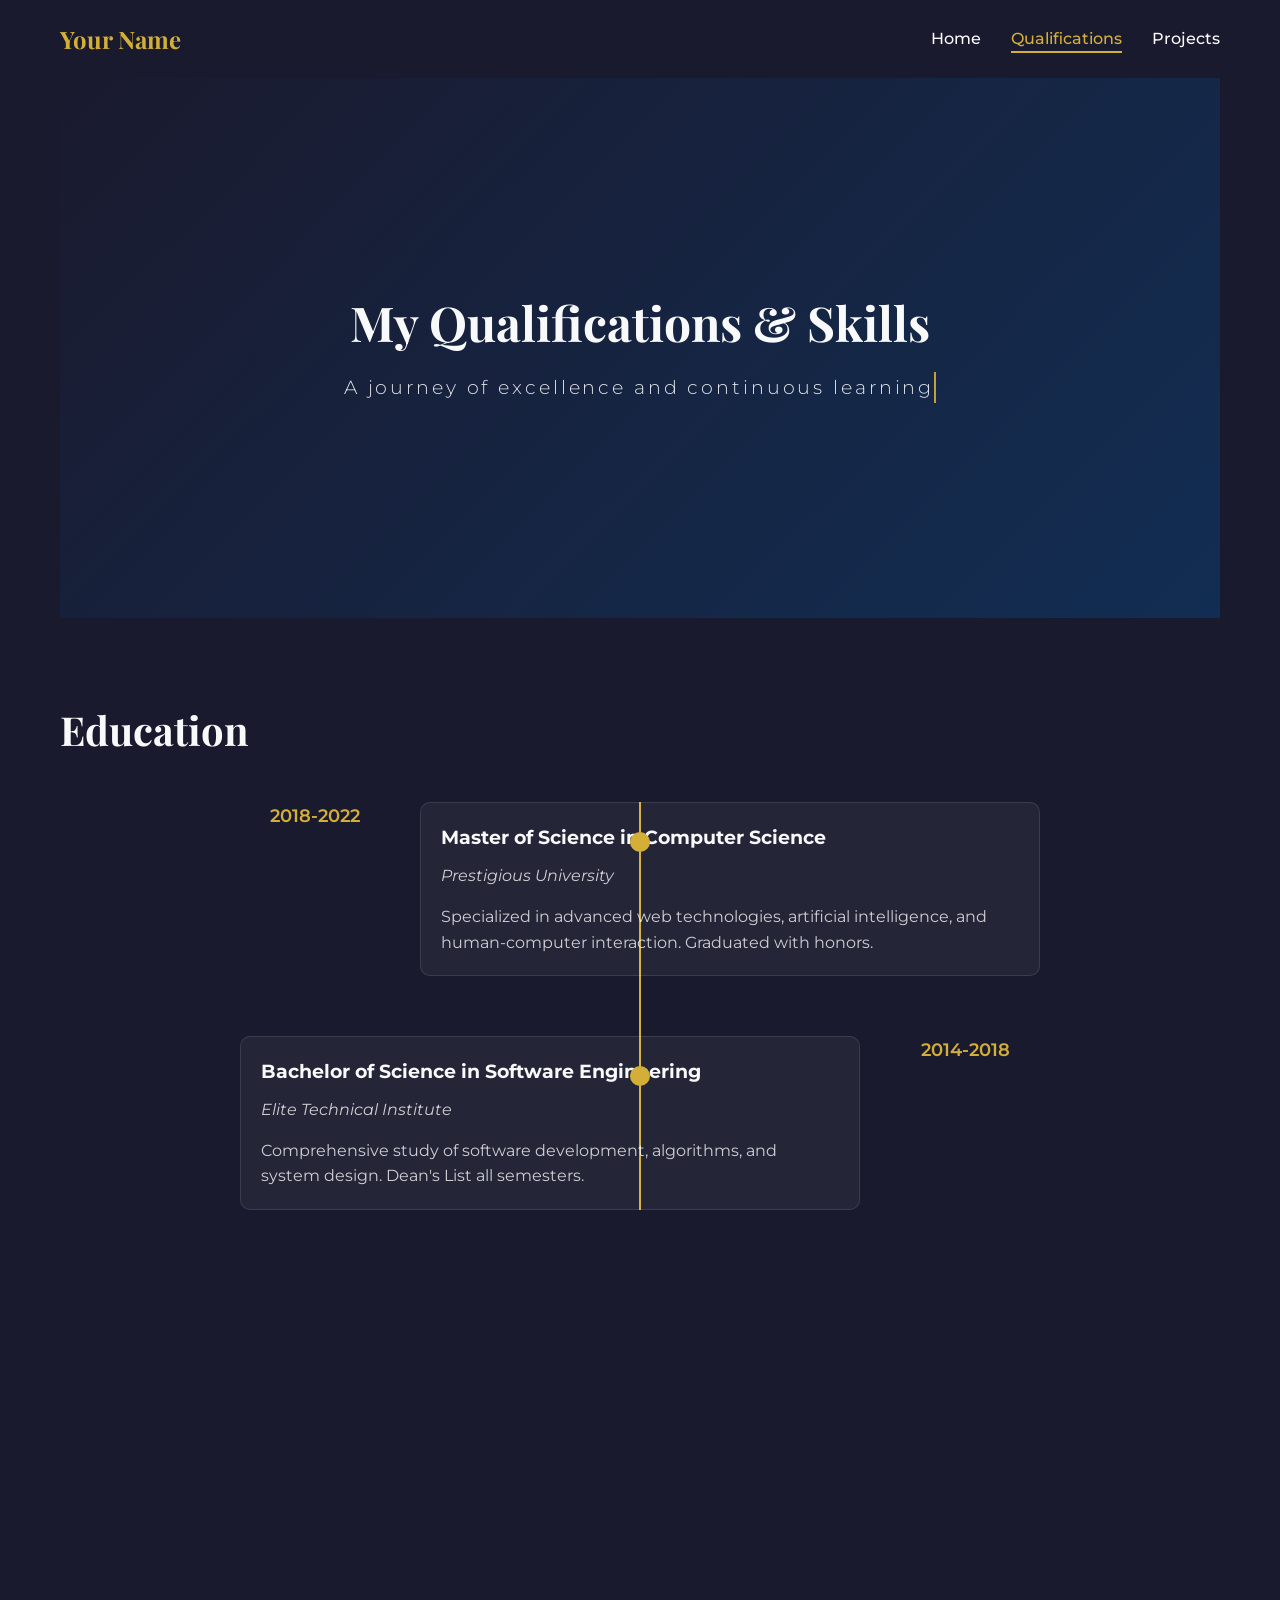
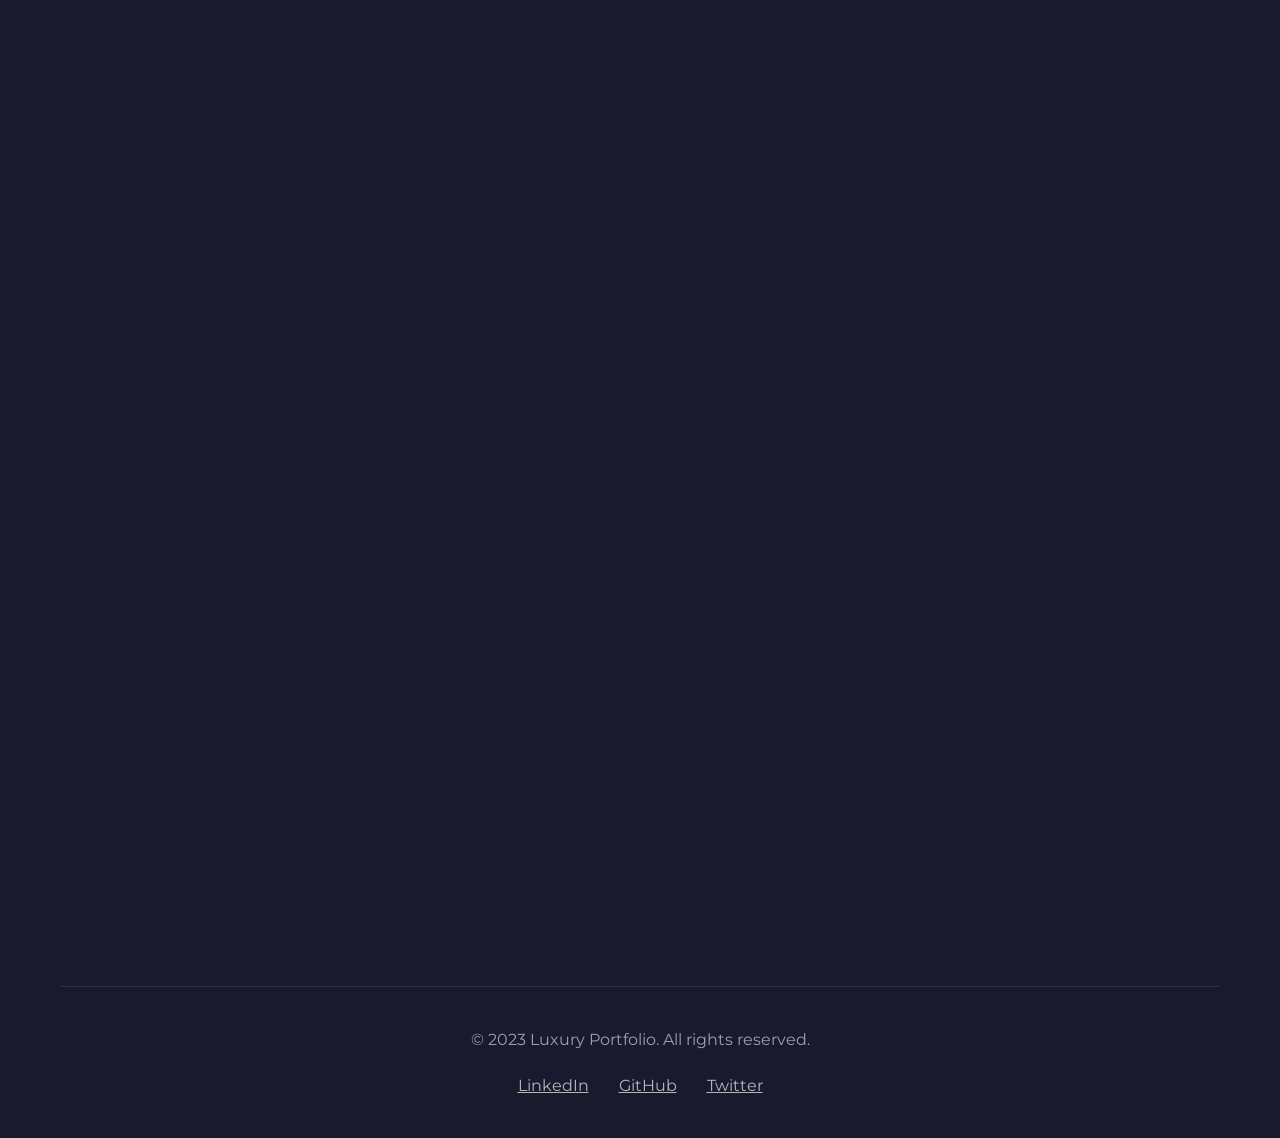
<file: qualifications.html>
<!DOCTYPE html>
<html lang="en">
<head>
    <meta charset="UTF-8">
    <meta name="viewport" content="width=device-width, initial-scale=1.0">
    <title>Luxury Portfolio | Qualifications</title>
    <link rel="stylesheet" href="css/style.css">
    <link rel="stylesheet" href="css/animations.css">
    <link href="https://fonts.googleapis.com/css2?family=Playfair+Display:wght@400;700&family=Montserrat:wght@300;400;600&display=swap" rel="stylesheet">
</head>
<body>
    <div class="luxury-container">
        <nav class="luxury-nav">
            <div class="logo">Your Name</div>
            <ul class="nav-links">
                <li><a href="index.html">Home</a></li>
                <li><a href="qualifications.html" class="active">Qualifications</a></li>
                <li><a href="projects.html">Projects</a></li>
            </ul>
        </nav>

        <header class="qualifications-hero scroll-animate">
            <h1 class="luxury-title fade-in">My Qualifications & Skills</h1>
            <p class="luxury-subtitle typewriter">A journey of excellence and continuous learning</p>
        </header>

        <section class="education-section scroll-animate">
            <h2 class="section-title text-reveal">Education</h2>
            <div class="timeline">
                <div class="timeline-item fade-in">
                    <div class="timeline-date">2018-2022</div>
                    <div class="timeline-content hover-scale">
                        <h3>Master of Science in Computer Science</h3>
                        <p class="timeline-subtitle">Prestigious University</p>
                        <p>Specialized in advanced web technologies, artificial intelligence, and human-computer interaction. Graduated with honors.</p>
                    </div>
                </div>
                <div class="timeline-item fade-in">
                    <div class="timeline-date">2014-2018</div>
                    <div class="timeline-content hover-scale">
                        <h3>Bachelor of Science in Software Engineering</h3>
                        <p class="timeline-subtitle">Elite Technical Institute</p>
                        <p>Comprehensive study of software development, algorithms, and system design. Dean's List all semesters.</p>
                    </div>
                </div>
            </div>
        </section>

        <section class="skills-section scroll-animate">
            <h2 class="section-title text-reveal">Professional Skills</h2>
            <div class="skills-grid">
                <div class="skill-category">
                    <h3>Technical Skills</h3>
                    <div class="skill-item">
                        <span>JavaScript (ES6+)</span>
                        <div class="skill-bar shimmer">
                            <div class="skill-progress" style="width: 95%"></div>
                        </div>
                    </div>
                    <div class="skill-item">
                        <span>React & Vue.js</span>
                        <div class="skill-bar shimmer">
                            <div class="skill-progress" style="width: 90%"></div>
                        </div>
                    </div>
                    <div class="skill-item">
                        <span>Node.js & Express</span>
                        <div class="skill-bar shimmer">
                            <div class="skill-progress" style="width: 85%"></div>
                        </div>
                    </div>
                </div>
                <div class="skill-category">
                    <h3>Design Skills</h3>
                    <div class="skill-item">
                        <span>UI/UX Design</span>
                        <div class="skill-bar shimmer">
                            <div class="skill-progress" style="width: 88%"></div>
                        </div>
                    </div>
                    <div class="skill-item">
                        <span>Figma & Adobe XD</span>
                        <div class="skill-bar shimmer">
                            <div class="skill-progress" style="width: 92%"></div>
                        </div>
                    </div>
                    <div class="skill-item">
                        <span>Responsive Design</span>
                        <div class="skill-bar shimmer">
                            <div class="skill-progress" style="width: 94%"></div>
                        </div>
                    </div>
                </div>
            </div>
        </section>

        <section class="certifications-section scroll-animate">
            <h2 class="section-title text-reveal">Certifications</h2>
            <div class="certifications-grid">
                <div class="certification-card hover-scale">
                    <div class="certification-icon">🏆</div>
                    <h3>Advanced Web Developer</h3>
                    <p>Certified by Web Development Institute</p>
                    <p class="certification-date">2022</p>
                </div>
                <div class="certification-card hover-scale">
                    <div class="certification-icon">🎓</div>
                    <h3>UX Design Mastery</h3>
                    <p>Certified by Design Academy</p>
                    <p class="certification-date">2021</p>
                </div>
                <div class="certification-card hover-scale">
                    <div class="certification-icon">💼</div>
                    <h3>Project Management</h3>
                    <p>Certified Scrum Master</p>
                    <p class="certification-date">2020</p>
                </div>
            </div>
        </section>

        <footer class="luxury-footer">
            <p>© 2023 Luxury Portfolio. All rights reserved.</p>
            <div class="social-links">
                <a href="#">LinkedIn</a>
                <a href="#">GitHub</a>
                <a href="#">Twitter</a>
            </div>
        </footer>
    </div>

    <script src="js/main.js"></script>
</body>
</html>
</file>
<file: css/style.css>
/* Luxury Portfolio - Main Styles */

:root {
    --primary-color: #1a1a2e;
    --secondary-color: #16213e;
    --accent-color: #e94560;
    --gold-color: #d4af37;
    --light-color: #f8f9fa;
    --dark-color: #0f3460;
    --transition-speed: 0.4s;
}

* {
    margin: 0;
    padding: 0;
    box-sizing: border-box;
}

body {
    font-family: 'Montserrat', sans-serif;
    background-color: var(--primary-color);
    color: var(--light-color);
    line-height: 1.6;
    overflow-x: hidden;
}

.luxury-container {
    max-width: 1200px;
    margin: 0 auto;
    padding: 0 20px;
}

/* Navigation */
.luxury-nav {
    display: flex;
    justify-content: space-between;
    align-items: center;
    padding: 20px 0;
    position: relative;
    z-index: 100;
}

.logo {
    font-family: 'Playfair Display', serif;
    font-size: 24px;
    font-weight: 700;
    color: var(--gold-color);
    text-decoration: none;
}

.nav-links {
    display: flex;
    list-style: none;
    gap: 30px;
}

.nav-links a {
    color: var(--light-color);
    text-decoration: none;
    font-weight: 500;
    position: relative;
    transition: color var(--transition-speed) ease;
}

.nav-links a:hover {
    color: var(--gold-color);
}

.nav-links a.active {
    color: var(--gold-color);
}

.nav-links a.active::after {
    content: '';
    position: absolute;
    bottom: -5px;
    left: 0;
    width: 100%;
    height: 2px;
    background-color: var(--gold-color);
}

/* Typography */
.luxury-title {
    font-family: 'Playfair Display', serif;
    font-size: 3rem;
    font-weight: 700;
    color: var(--light-color);
    margin-bottom: 20px;
    line-height: 1.2;
}

.luxury-subtitle {
    font-size: 1.2rem;
    color: var(--light-color);
    opacity: 0.9;
    margin-bottom: 30px;
    font-weight: 300;
}

.section-title {
    font-family: 'Playfair Display', serif;
    font-size: 2.5rem;
    color: var(--light-color);
    margin-bottom: 40px;
    text-align: center;
    position: relative;
}

.section-title::after {
    content: '';
    position: absolute;
    bottom: -10px;
    left: 50%;
    transform: translateX(-50%);
    width: 60px;
    height: 3px;
    background: linear-gradient(90deg, var(--gold-color), var(--accent-color));
}

.luxury-text {
    color: var(--light-color);
    opacity: 0.8;
    margin-bottom: 20px;
    font-size: 1.1rem;
}

/* Buttons */
.luxury-btn {
    display: inline-block;
    padding: 12px 30px;
    background: linear-gradient(45deg, var(--gold-color), #c5a23d);
    color: var(--primary-color);
    text-decoration: none;
    font-weight: 600;
    border-radius: 30px;
    transition: all var(--transition-speed) ease;
    border: none;
    cursor: pointer;
    font-size: 1rem;
}

.luxury-btn:hover {
    transform: translateY(-3px);
    box-shadow: 0 10px 20px rgba(212, 175, 55, 0.3);
    background: linear-gradient(45deg, #c5a23d, var(--gold-color));
}

/* Hero Section */
.hero-section {
    height: 80vh;
    display: flex;
    align-items: center;
    justify-content: center;
    text-align: center;
    background: linear-gradient(rgba(26, 26, 46, 0.8), rgba(26, 26, 46, 0.8)), 
                url('https://images.unsplash.com/photo-1507003211169-0a1dd7228f2d?ixlib=rb-4.0.3&auto=format&fit=crop&w=1920&q=80');
    background-size: cover;
    background-position: center;
    color: var(--light-color);
}

.hero-content {
    max-width: 800px;
}

.qualifications-hero, .projects-hero {
    height: 60vh;
    display: flex;
    align-items: center;
    justify-content: center;
    text-align: center;
    flex-direction: column;
    background-size: cover;
    background-position: center;
    color: var(--light-color);
}

.qualifications-hero {
    background: linear-gradient(rgba(22, 33, 62, 0.9), rgba(22, 33, 62, 0.9)), 
                url('https://images.unsplash.com/photo-1522202176988-66273c2fd55f?ixlib=rb-4.0.3&auto=format&fit=crop&w=1920&q=80');
}

.projects-hero {
    background: linear-gradient(rgba(15, 52, 96, 0.9), rgba(15, 52, 96, 0.9)), 
                url('https://images.unsplash.com/photo-1551434678-e076c223a692?ixlib=rb-4.0.3&auto=format&fit=crop&w=1920&q=80');
}

/* About Section */
.about-section {
    padding: 80px 0;
}

.about-content {
    display: grid;
    grid-template-columns: 1fr 1fr;
    gap: 60px;
    align-items: center;
}

.about-image {
    text-align: center;
}

.luxury-img {
    width: 100%;
    max-width: 400px;
    height: auto;
    border-radius: 10px;
    box-shadow: 0 20px 40px rgba(0, 0, 0, 0.3);
    transition: transform var(--transition-speed) ease;
}

.luxury-img:hover {
    transform: scale(1.05);
}

/* Services Section */
.services-section {
    padding: 80px 0;
    background-color: var(--secondary-color);
}

.services-grid {
    display: grid;
    grid-template-columns: repeat(auto-fit, minmax(300px, 1fr));
    gap: 40px;
}

.service-card {
    background-color: rgba(255, 255, 255, 0.05);
    padding: 40px 30px;
    border-radius: 15px;
    text-align: center;
    transition: all var(--transition-speed) ease;
    backdrop-filter: blur(10px);
    border: 1px solid rgba(255, 255, 255, 0.1);
}

.service-card:hover {
    transform: translateY(-10px);
    box-shadow: 0 15px 30px rgba(0, 0, 0, 0.2);
    background-color: rgba(255, 255, 255, 0.08);
}

.service-icon {
    font-size: 3rem;
    margin-bottom: 20px;
    color: var(--gold-color);
}

.service-card h3 {
    font-size: 1.5rem;
    margin-bottom: 15px;
    color: var(--light-color);
}

.service-card p {
    color: var(--light-color);
    opacity: 0.8;
}

/* Education Section */
.education-section {
    padding: 80px 0;
}

.timeline {
    position: relative;
    max-width: 800px;
    margin: 0 auto;
}

.timeline::before {
    content: '';
    position: absolute;
    left: 50%;
    top: 0;
    bottom: 0;
    width: 2px;
    background-color: var(--gold-color);
    transform: translateX(-50%);
}

.timeline-item {
    position: relative;
    margin-bottom: 60px;
    display: flex;
    justify-content: space-between;
}

.timeline-item:nth-child(even) {
    flex-direction: row-reverse;
}

.timeline-date {
    width: 150px;
    text-align: center;
    font-weight: 600;
    color: var(--gold-color);
    font-size: 1.1rem;
}

.timeline-content {
    width: calc(100% - 180px);
    padding: 20px;
    background-color: rgba(255, 255, 255, 0.05);
    border-radius: 10px;
    backdrop-filter: blur(10px);
    border: 1px solid rgba(255, 255, 255, 0.1);
}

.timeline-content h3 {
    color: var(--light-color);
    margin-bottom: 10px;
}

.timeline-subtitle {
    color: var(--gold-color);
    font-style: italic;
    margin-bottom: 15px;
}

.timeline-content p {
    color: var(--light-color);
    opacity: 0.8;
}

.timeline-item::before {
    content: '';
    position: absolute;
    left: 50%;
    top: 30px;
    width: 20px;
    height: 20px;
    background-color: var(--gold-color);
    border-radius: 50%;
    transform: translateX(-50%);
    z-index: 1;
}

/* Skills Section */
.skills-section {
    padding: 80px 0;
    background-color: var(--secondary-color);
}

.skills-grid {
    display: grid;
    grid-template-columns: 1fr 1fr;
    gap: 60px;
}

.skill-category h3 {
    font-size: 1.8rem;
    margin-bottom: 30px;
    color: var(--light-color);
    text-align: center;
}

.skill-item {
    margin-bottom: 25px;
}

.skill-item span {
    display: block;
    margin-bottom: 8px;
    color: var(--light-color);
    font-weight: 500;
}

.skill-bar {
    height: 8px;
    background-color: rgba(255, 255, 255, 0.1);
    border-radius: 4px;
    overflow: hidden;
}

.skill-progress {
    height: 100%;
    background: linear-gradient(90deg, var(--gold-color), var(--accent-color));
    border-radius: 4px;
    transition: width 2s ease-in-out;
}

/* Certifications Section */
.certifications-section {
    padding: 80px 0;
}

.certifications-grid {
    display: grid;
    grid-template-columns: repeat(auto-fit, minmax(300px, 1fr));
    gap: 40px;
}

.certification-card {
    background-color: rgba(255, 255, 255, 0.05);
    padding: 40px 30px;
    border-radius: 15px;
    text-align: center;
    backdrop-filter: blur(10px);
    border: 1px solid rgba(255, 255, 255, 0.1);
    transition: all var(--transition-speed) ease;
}

.certification-card:hover {
    transform: translateY(-8px);
    box-shadow: 0 10px 25px rgba(0, 0, 0, 0.2);
}

.certification-icon {
    font-size: 3rem;
    margin-bottom: 20px;
    color: var(--gold-color);
}

.certification-card h3 {
    font-size: 1.5rem;
    margin-bottom: 10px;
    color: var(--light-color);
}

.certification-card p {
    color: var(--light-color);
    opacity: 0.8;
    margin-bottom: 15px;
}

.certification-date {
    color: var(--gold-color);
    font-weight: 600;
}

/* Projects Section */
.projects-gallery {
    padding: 80px 0;
    display: grid;
    grid-template-columns: 1fr;
    gap: 60px;
}

.project-card {
    display: grid;
    grid-template-columns: 1fr 1fr;
    gap: 40px;
    align-items: center;
}

.project-card:nth-child(even) {
    direction: rtl;
}

.project-card:nth-child(even) .project-image {
    direction: ltr;
}

.project-image {
    overflow: hidden;
    border-radius: 15px;
}

.project-info h3 {
    font-size: 2rem;
    margin-bottom: 15px;
    color: var(--light-color);
}

.project-tech {
    color: var(--gold-color);
    font-weight: 600;
    margin-bottom: 20px;
    font-size: 0.9rem;
    text-transform: uppercase;
    letter-spacing: 1px;
}

.project-info p {
    color: var(--light-color);
    opacity: 0.8;
    margin-bottom: 25px;
}

/* Testimonials Section */
.testimonials-section {
    padding: 80px 0;
    background-color: var(--secondary-color);
}

.testimonials-slider {
    max-width: 800px;
    margin: 0 auto 40px;
    position: relative;
    overflow: hidden;
}

.testimonial-card {
    background-color: rgba(255, 255, 255, 0.05);
    padding: 40px;
    border-radius: 15px;
    backdrop-filter: blur(10px);
    border: 1px solid rgba(255, 255, 255, 0.1);
    display: none;
}

.testimonial-card.active {
    display: block;
}

.testimonial-content {
    margin-bottom: 30px;
    font-style: italic;
    font-size: 1.2rem;
    color: var(--light-color);
    line-height: 1.8;
}

.testimonial-author h4 {
    color: var(--light-color);
    margin-bottom: 5px;
}

.testimonial-author p {
    color: var(--gold-color);
    font-size: 0.9rem;
}

.slider-controls {
    display: flex;
    justify-content: center;
    gap: 20px;
}

.slider-controls button {
    width: 50px;
    height: 50px;
    border-radius: 50%;
    background-color: rgba(255, 255, 255, 0.1);
    color: var(--light-color);
    border: none;
    cursor: pointer;
    font-size: 1.2rem;
    transition: all var(--transition-speed) ease;
    backdrop-filter: blur(10px);
}

.slider-controls button:hover {
    background-color: rgba(255, 255, 255, 0.2);
    transform: scale(1.1);
}

/* Footer */
.luxury-footer {
    padding: 40px 0;
    text-align: center;
    border-top: 1px solid rgba(255, 255, 255, 0.1);
    margin-top: 60px;
}

.luxury-footer p {
    color: var(--light-color);
    opacity: 0.6;
    margin-bottom: 20px;
}

.social-links {
    display: flex;
    justify-content: center;
    gap: 30px;
}

.social-links a {
    color: var(--light-color);
    opacity: 0.7;
    transition: all var(--transition-speed) ease;
}

.social-links a:hover {
    color: var(--gold-color);
    opacity: 1;
    transform: translateY(-2px);
}

/* Responsive Design */
@media (max-width: 768px) {
    .luxury-title {
        font-size: 2.5rem;
    }

    .nav-links {
        display: none;
    }

    .about-content, .project-card {
        grid-template-columns: 1fr;
    }

    .project-card:nth-child(even) {
        direction: ltr;
    }

    .skills-grid {
        grid-template-columns: 1fr;
    }

    .timeline-item {
        flex-direction: column;
    }

    .timeline-item:nth-child(even) {
        flex-direction: column;
    }

    .timeline-date {
        width: 100%;
        text-align: left;
        margin-bottom: 10px;
    }

    .timeline-content {
        width: 100%;
    }

    .timeline::before {
        left: 10px;
    }

    .timeline-item::before {
        left: 10px;
        transform: translateX(0);
    }
}
</file>
<file: css/animations.css>
/* Luxury Portfolio - Animations */

/* Fade In Animation */
@keyframes fadeIn {
    from {
        opacity: 0;
        transform: translateY(20px);
    }
    to {
        opacity: 1;
        transform: translateY(0);
    }
}

.fade-in {
    animation: fadeIn 0.8s ease-out forwards;
}

/* Slide In Animations */
@keyframes slideInLeft {
    from {
        transform: translateX(-50px);
        opacity: 0;
    }
    to {
        transform: translateX(0);
        opacity: 1;
    }
}

.slide-in-left {
    animation: slideInLeft 0.8s cubic-bezier(0.25, 0.46, 0.45, 0.94) both;
}

@keyframes slideInRight {
    from {
        transform: translateX(50px);
        opacity: 0;
    }
    to {
        transform: translateX(0);
        opacity: 1;
    }
}

.slide-in-right {
    animation: slideInRight 0.8s cubic-bezier(0.25, 0.46, 0.45, 0.94) both;
}

/* Scale In Animation */
@keyframes scaleIn {
    from {
        transform: scale(0.8);
        opacity: 0;
    }
    to {
        transform: scale(1);
        opacity: 1;
    }
}

.scale-in {
    animation: scaleIn 0.6s cubic-bezier(0.25, 0.46, 0.45, 0.94) both;
}

/* Rotate In Animation */
@keyframes rotateIn {
    from {
        transform: rotate(-15deg) scale(0.8);
        opacity: 0;
    }
    to {
        transform: rotate(0) scale(1);
        opacity: 1;
    }
}

.rotate-in {
    animation: rotateIn 0.8s cubic-bezier(0.25, 0.46, 0.45, 0.94) both;
}

/* Pulse Animation */
@keyframes pulse {
    0% {
        transform: scale(1);
    }
    50% {
        transform: scale(1.05);
    }
    100% {
        transform: scale(1);
    }
}

.pulse {
    animation: pulse 2s ease-in-out infinite;
}

/* Floating Animation */
@keyframes float {
    0% {
        transform: translateY(0px);
    }
    50% {
        transform: translateY(-10px);
    }
    100% {
        transform: translateY(0px);
    }
}

.floating {
    animation: float 3s ease-in-out infinite;
}

/* Shimmer Effect */
@keyframes shimmer {
    0% {
        background-position: -1000px 0;
    }
    100% {
        background-position: 1000px 0;
    }
}

.shimmer {
    background: linear-gradient(90deg, rgba(255,255,255,0) 0%, rgba(255,255,255,0.2) 50%, rgba(255,255,255,0) 100%);
    animation: shimmer 2s infinite;
}

/* Typewriter Effect */
@keyframes typing {
    from { width: 0 }
    to { width: 100% }
}

@keyframes blink-caret {
    from, to { border-color: transparent }
    50% { border-color: var(--gold-color) }
}

.typewriter {
    overflow: hidden;
    border-right: 0.15em solid var(--gold-color);
    white-space: nowrap;
    margin: 0 auto;
    letter-spacing: 0.15em;
    animation:
        typing 3.5s steps(40, end),
        blink-caret 0.75s step-end infinite;
}

/* Staggered Animations */
.staggered-item {
    opacity: 0;
    transform: translateY(20px);
    transition: all 0.6s cubic-bezier(0.25, 0.46, 0.45, 0.94);
}

.staggered-item.visible {
    opacity: 1;
    transform: translateY(0);
}

/* Hover Effects */
.hover-scale:hover {
    transform: scale(1.05);
    transition: transform 0.3s ease;
}

.hover-rotate:hover {
    transform: rotate(5deg);
    transition: transform 0.3s ease;
}

.hover-glow:hover {
    box-shadow: 0 0 20px rgba(212, 175, 55, 0.3);
    transition: box-shadow 0.3s ease;
}

/* Page Transition */
.page-transition-enter {
    opacity: 0;
    transform: translateY(20px);
}

.page-transition-enter-active {
    opacity: 1;
    transform: translateY(0);
    transition: opacity 0.4s ease, transform 0.4s ease;
}

.page-transition-exit {
    opacity: 1;
}

.page-transition-exit-active {
    opacity: 0;
    transition: opacity 0.3s ease;
}

/* Scroll Animations */
.scroll-animate {
    opacity: 0;
    transform: translateY(30px);
    transition: all 0.8s cubic-bezier(0.25, 0.46, 0.45, 0.94);
}

.scroll-animate.visible {
    opacity: 1;
    transform: translateY(0);
}

/* Gradient Background Animation */
@keyframes gradientShift {
    0% {
        background-position: 0% 50%;
    }
    50% {
        background-position: 100% 50%;
    }
    100% {
        background-position: 0% 50%;
    }
}

.gradient-animate {
    background: linear-gradient(-45deg, var(--primary-color), var(--secondary-color), var(--dark-color), var(--primary-color));
    background-size: 400% 400%;
    animation: gradientShift 15s ease infinite;
}

/* Button Hover Effects */
.btn-hover-1 {
    position: relative;
    overflow: hidden;
}

.btn-hover-1::after {
    content: '';
    position: absolute;
    top: 0;
    left: 0;
    width: 100%;
    height: 100%;
    background: linear-gradient(45deg, transparent, rgba(255,255,255,0.2), transparent);
    transform: translateX(-100%);
    transition: transform 0.6s ease;
}

.btn-hover-1:hover::after {
    transform: translateX(100%);
}

/* Text Reveal */
.text-reveal {
    position: relative;
    display: inline-block;
}

.text-reveal::after {
    content: '';
    position: absolute;
    left: 0;
    bottom: 0;
    width: 100%;
    height: 2px;
    background: linear-gradient(90deg, var(--gold-color), var(--accent-color));
    transform: scaleX(0);
    transform-origin: right;
    transition: transform 0.5s ease;
}

.text-reveal:hover::after {
    transform: scaleX(1);
    transform-origin: left;
}

/* Image Zoom */
.img-zoom {
    overflow: hidden;
    position: relative;
}

.img-zoom img {
    transition: transform 0.5s ease;
}

.img-zoom:hover img {
    transform: scale(1.1);
}

/* Loading Animation */
@keyframes spin {
    0% { transform: rotate(0deg); }
    100% { transform: rotate(360deg); }
}

.loading-spinner {
    width: 40px;
    height: 40px;
    border: 4px solid rgba(255, 255, 255, 0.1);
    border-radius: 50%;
    border-top-color: var(--gold-color);
    animation: spin 1s linear infinite;
}
</file>
